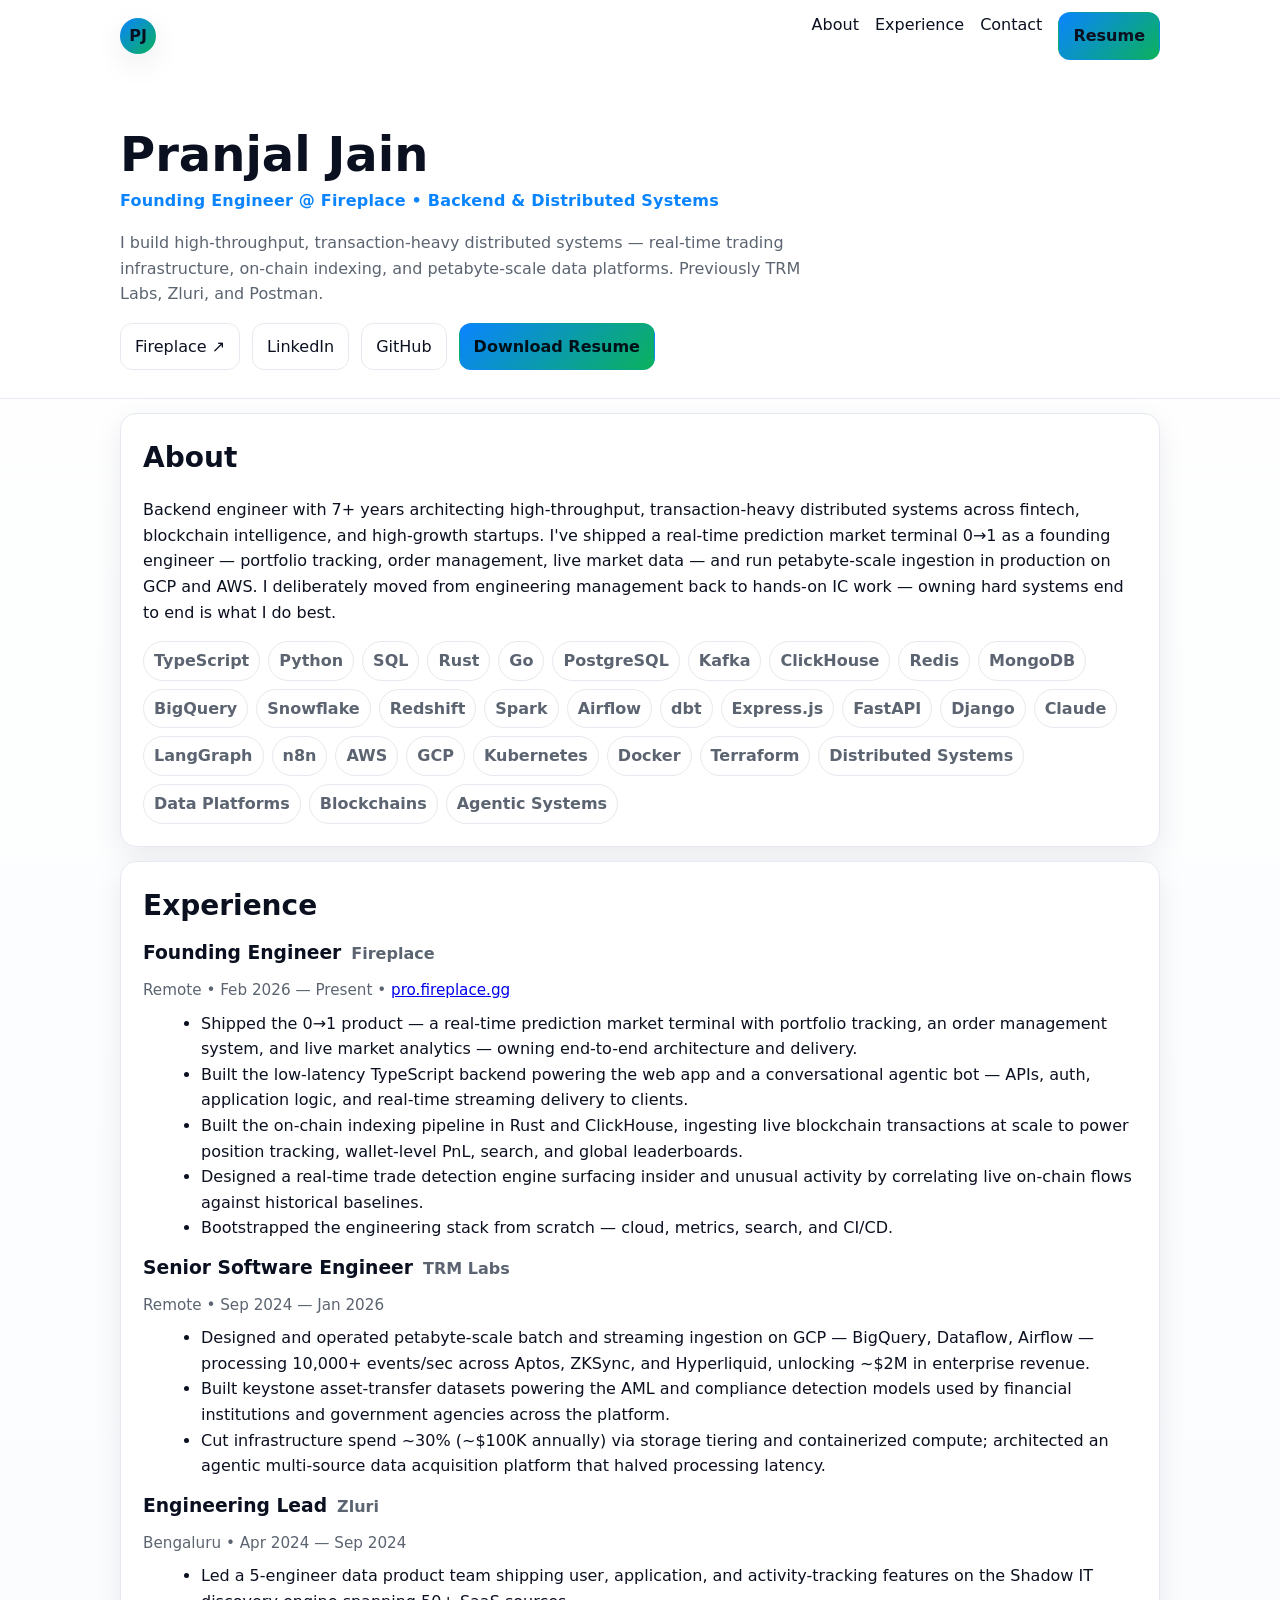
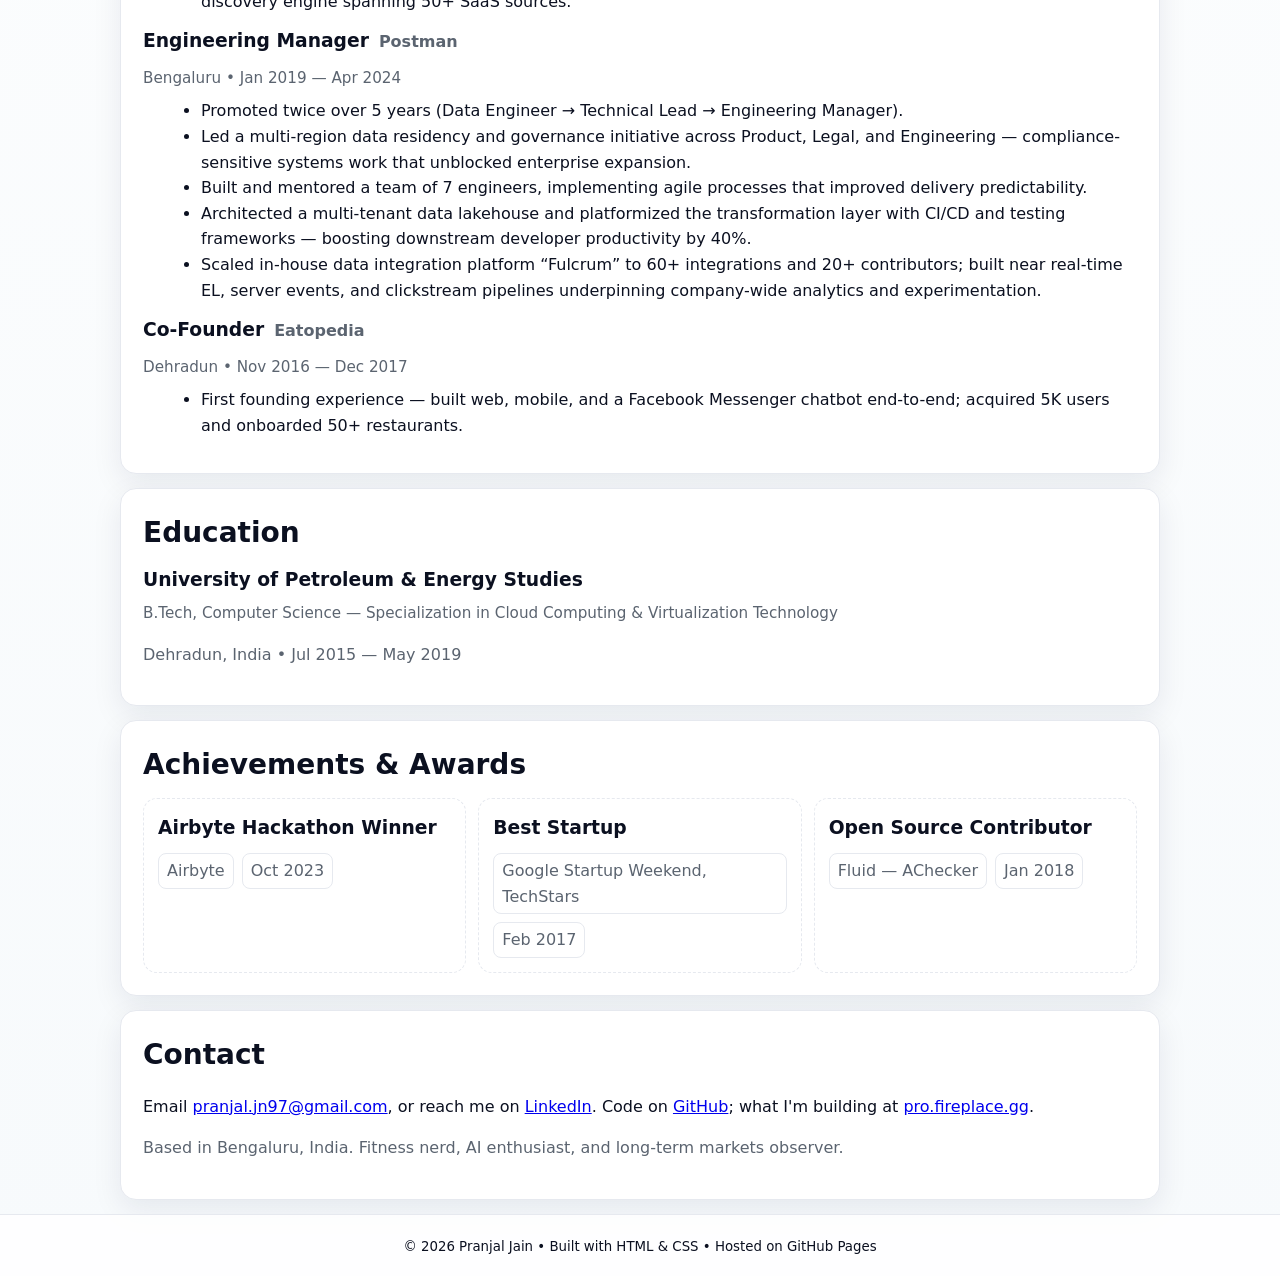
<file: index.html>
<!-- index.html -->
<!doctype html>
<html lang="en">
<head>
  <meta charset="utf-8" />
  <meta name="viewport" content="width=device-width,initial-scale=1" />
  <title>Pranjal Jain — Founding Engineer @ Fireplace</title>
  <meta name="description" content="Backend engineer with 7+ years architecting high-throughput, transaction-heavy distributed systems across fintech, blockchain intelligence, and high-growth startups." />
  <link rel="stylesheet" href="styles.css" />
  <link rel="icon" type="image/svg+xml" href="/favicon.svg" />
  <meta property="og:title" content="Pranjal Jain — Founding Engineer @ Fireplace" />
  <meta property="og:description" content="Founding Engineer at Fireplace. Backend &amp; distributed systems. Ex-TRM Labs, Zluri, Postman." />
  <meta property="og:type" content="website" />
  <meta property="og:url" content="https://pranjaljain.work" />
  <meta name="twitter:card" content="summary" />
  <script type="application/ld+json">
  {
    "@context":"https://schema.org",
    "@type":"Person",
    "name":"Pranjal Jain",
    "jobTitle":"Founding Engineer",
    "worksFor":{"@type":"Organization","name":"Fireplace","url":"https://pro.fireplace.gg"},
    "alumniOf":{"@type":"CollegeOrUniversity","name":"University of Petroleum & Energy Studies"},
    "homeLocation":{"@type":"Place","name":"Bengaluru, India"},
    "knowsAbout":["Distributed Systems","Data Platforms","Blockchains","Agentic Systems"],
    "url":"https://pranjaljain.work/",
    "sameAs":[
      "https://www.linkedin.com/in/pranjaljn97/",
      "https://github.com/pranjaljn97"
    ]
  }
  </script>
</head>
<body>
  <a class="skip" href="#content">Skip to content</a>

  <header class="site-header">
    <div class="container">
      <nav class="nav">
        <a class="brand" href="/">PJ</a>
        <ul class="nav-links">
          <!-- Kept to 3 anchors. .nav-links is a no-wrap flex row with no mobile
               collapse, so each extra label costs horizontal room: measured at a
               320px viewport a 4th link overflows the page by 22px (the previous
               4-link nav overflowed by 9px). 3 links fit at every width tested
               (320/360/375/414/768). #education and #achievements are still
               reachable by scrolling. -->
          <li><a href="#about">About</a></li>
          <li><a href="#experience">Experience</a></li>
          <li><a href="#contact">Contact</a></li>
          <li><a class="btn btn--primary" href="/Pranjal_Jain_Resume.pdf" target="_blank" rel="noopener">Resume</a></li>
        </ul>
      </nav>

      <section class="hero" id="content" aria-label="Intro">
        <h1>Pranjal Jain</h1>
        <p class="tagline">Founding Engineer @ Fireplace • Backend &amp; Distributed Systems</p>
        <p class="sub">I build high-throughput, transaction-heavy distributed systems — real-time trading infrastructure, on-chain indexing, and petabyte-scale data platforms. Previously TRM Labs, Zluri, and Postman.</p>
        <div class="actions">
          <a class="btn" href="https://pro.fireplace.gg" target="_blank" rel="noopener">Fireplace ↗</a>
          <a class="btn" href="https://www.linkedin.com/in/pranjaljn97/" target="_blank" rel="noopener">LinkedIn</a>
          <a class="btn" href="https://github.com/pranjaljn97" target="_blank" rel="noopener">GitHub</a>
          <a class="btn btn--primary" href="/Pranjal_Jain_Resume.pdf" target="_blank" rel="noopener">Download Resume</a>
        </div>
      </section>
    </div>
  </header>

  <main class="container">
    <section id="about" class="card">
      <h2>About</h2>
      <p>
        Backend engineer with 7+ years architecting high-throughput, transaction-heavy distributed systems across
        fintech, blockchain intelligence, and high-growth startups. I've shipped a real-time prediction market
        terminal 0→1 as a founding engineer — portfolio tracking, order management, live market data — and run
        petabyte-scale ingestion in production on GCP and AWS. I deliberately moved from engineering management
        back to hands-on IC work — owning hard systems end to end is what I do best.
      </p>
      <ul class="chips" aria-label="Technical skills">
        <li>TypeScript</li><li>Python</li><li>SQL</li><li>Rust</li><li>Go</li>
        <li>PostgreSQL</li><li>Kafka</li><li>ClickHouse</li><li>Redis</li><li>MongoDB</li><li>BigQuery</li>
        <li>Snowflake</li><li>Redshift</li><li>Spark</li><li>Airflow</li><li>dbt</li>
        <li>Express.js</li><li>FastAPI</li><li>Django</li><li>Claude</li><li>LangGraph</li><li>n8n</li>
        <li>AWS</li><li>GCP</li><li>Kubernetes</li><li>Docker</li><li>Terraform</li>
        <li>Distributed Systems</li><li>Data Platforms</li><li>Blockchains</li><li>Agentic Systems</li>
      </ul>
    </section>

    <section id="experience" class="card">
      <h2>Experience</h2>

      <article class="xp">
        <div class="xp-head">
          <h3>Founding Engineer</h3>
          <span class="org">Fireplace</span>
        </div>
        <div class="meta">Remote • Feb 2026 — Present • <a href="https://pro.fireplace.gg" target="_blank" rel="noopener">pro.fireplace.gg</a></div>
        <ul>
          <li>Shipped the 0→1 product — a real-time prediction market terminal with portfolio tracking, an order management system, and live market analytics — owning end-to-end architecture and delivery.</li>
          <li>Built the low-latency TypeScript backend powering the web app and a conversational agentic bot — APIs, auth, application logic, and real-time streaming delivery to clients.</li>
          <li>Built the on-chain indexing pipeline in Rust and ClickHouse, ingesting live blockchain transactions at scale to power position tracking, wallet-level PnL, search, and global leaderboards.</li>
          <li>Designed a real-time trade detection engine surfacing insider and unusual activity by correlating live on-chain flows against historical baselines.</li>
          <li>Bootstrapped the engineering stack from scratch — cloud, metrics, search, and CI/CD.</li>
        </ul>
      </article>

      <article class="xp">
        <div class="xp-head">
          <h3>Senior Software Engineer</h3>
          <span class="org">TRM Labs</span>
        </div>
        <div class="meta">Remote • Sep 2024 — Jan 2026</div>
        <ul>
          <li>Designed and operated petabyte-scale batch and streaming ingestion on GCP — BigQuery, Dataflow, Airflow — processing 10,000+ events/sec across Aptos, ZKSync, and Hyperliquid, unlocking ~$2M in enterprise revenue.</li>
          <li>Built keystone asset-transfer datasets powering the AML and compliance detection models used by financial institutions and government agencies across the platform.</li>
          <li>Cut infrastructure spend ~30% (~$100K annually) via storage tiering and containerized compute; architected an agentic multi-source data acquisition platform that halved processing latency.</li>
        </ul>
      </article>

      <article class="xp">
        <div class="xp-head">
          <h3>Engineering Lead</h3>
          <span class="org">Zluri</span>
        </div>
        <div class="meta">Bengaluru • Apr 2024 — Sep 2024</div>
        <ul>
          <li>Led a 5-engineer data product team shipping user, application, and activity-tracking features on the Shadow IT discovery engine spanning 50+ SaaS sources.</li>
        </ul>
      </article>

      <article class="xp">
        <div class="xp-head">
          <h3>Engineering Manager</h3>
          <span class="org">Postman</span>
        </div>
        <div class="meta">Bengaluru • Jan 2019 — Apr 2024</div>
        <ul>
          <li>Promoted twice over 5 years (Data Engineer → Technical Lead → Engineering Manager).</li>
          <li>Led a multi-region data residency and governance initiative across Product, Legal, and Engineering — compliance-sensitive systems work that unblocked enterprise expansion.</li>
          <li>Built and mentored a team of 7 engineers, implementing agile processes that improved delivery predictability.</li>
          <li>Architected a multi-tenant data lakehouse and platformized the transformation layer with CI/CD and testing frameworks — boosting downstream developer productivity by 40%.</li>
          <li>Scaled in-house data integration platform “Fulcrum” to 60+ integrations and 20+ contributors; built near real-time EL, server events, and clickstream pipelines underpinning company-wide analytics and experimentation.</li>
        </ul>
      </article>

      <article class="xp">
        <div class="xp-head">
          <h3>Co-Founder</h3>
          <span class="org">Eatopedia</span>
        </div>
        <div class="meta">Dehradun • Nov 2016 — Dec 2017</div>
        <ul>
          <li>First founding experience — built web, mobile, and a Facebook Messenger chatbot end-to-end; acquired 5K users and onboarded 50+ restaurants.</li>
        </ul>
      </article>
    </section>

    <section id="education" class="card">
      <h2>Education</h2>
      <h3>University of Petroleum &amp; Energy Studies</h3>
      <div class="meta">B.Tech, Computer Science — Specialization in Cloud Computing &amp; Virtualization Technology</div>
      <p class="note">Dehradun, India • Jul 2015 — May 2019</p>
    </section>

    <section id="achievements" class="card">
      <h2>Achievements &amp; Awards</h2>
      <div class="grid">
        <article class="tile">
          <h3>Airbyte Hackathon Winner</h3>
          <ul class="mini">
            <li>Airbyte</li><li>Oct 2023</li>
          </ul>
        </article>
        <article class="tile">
          <h3>Best Startup</h3>
          <ul class="mini">
            <li>Google Startup Weekend, TechStars</li><li>Feb 2017</li>
          </ul>
        </article>
        <article class="tile">
          <h3>Open Source Contributor</h3>
          <ul class="mini">
            <li>Fluid — AChecker</li><li>Jan 2018</li>
          </ul>
        </article>
      </div>
    </section>

    <section id="contact" class="card">
      <h2>Contact</h2>
      <p>
        Email <a href="mailto:pranjal.jn97@gmail.com">pranjal.jn97@gmail.com</a>, or reach me on
        <a href="https://www.linkedin.com/in/pranjaljn97/" target="_blank" rel="noopener">LinkedIn</a>.
        Code on <a href="https://github.com/pranjaljn97" target="_blank" rel="noopener">GitHub</a>;
        what I'm building at <a href="https://pro.fireplace.gg" target="_blank" rel="noopener">pro.fireplace.gg</a>.
      </p>
      <p class="note">Based in Bengaluru, India. Fitness nerd, AI enthusiast, and long-term markets observer.</p>
    </section>
  </main>

  <footer class="site-footer">
    <div class="container">
      <small>© <span id="year">2026</span> Pranjal Jain • Built with HTML &amp; CSS • Hosted on GitHub Pages</small>
    </div>
  </footer>

  <script>
    // Keep the year current without frameworks
    (function(){ try { document.getElementById('year').textContent = new Date().getFullYear(); } catch(e){} })();
  </script>
</body>
</html>
</file>
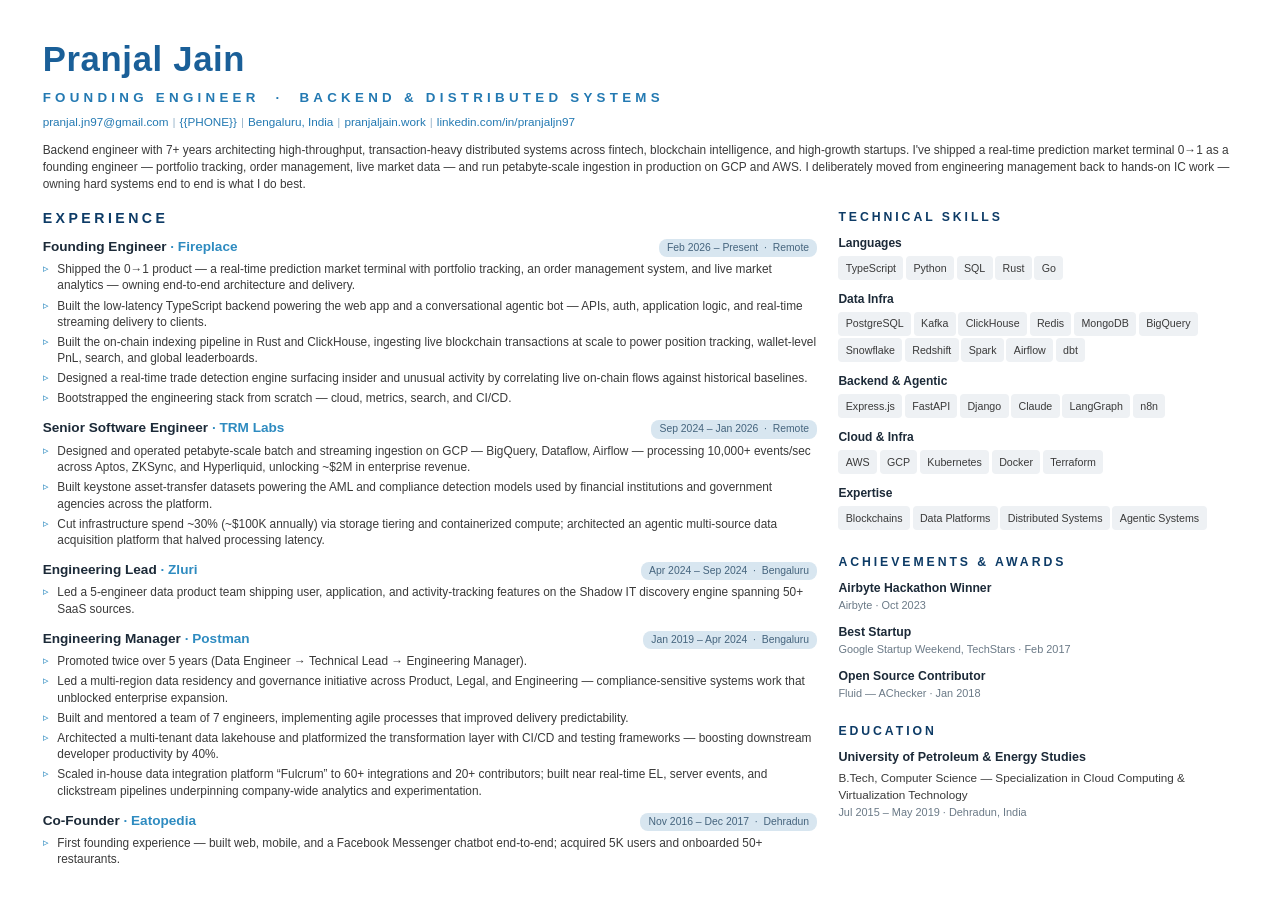
<file: resume/resume.html>
<!DOCTYPE html>
<html lang="en">
<head>
<meta charset="utf-8">
<meta name="viewport" content="width=device-width,initial-scale=1">
<meta name="robots" content="noindex">
<title>Pranjal Jain — Resume</title>
<!--
  SOURCE OF TRUTH for /Pranjal_Jain_Resume.pdf.

  This is a fixed A4 print layout, not a web page. To regenerate the PDF after
  editing, run ./render.sh from this directory:

    RESUME_PHONE='(+91) XXXXXXXXXX' ./render.sh

  The phone number is deliberately NOT stored here. This repo is public — both on
  GitHub and via Pages — so a literal number in this file would be plain, scrapable
  text in two places. It lives only in the generated PDF, substituted into the
  placeholder in the contact line at render time. Keep it that way.

  Do not remove the `@page { size: A4; margin: 0 }` rule below — Chrome defers to it,
  and without it you get 0.4in default margins and a 2-page render.
-->
<style>
  @page { size: A4; margin: 0; }
  * { margin: 0; padding: 0; box-sizing: border-box; }
  body {
    font-family: "Liberation Sans", Arial, sans-serif;
    color: #2b2b2b;
    font-size: 8.9pt;
    line-height: 1.38;
    -webkit-print-color-adjust: exact;
    print-color-adjust: exact;
  }
  /* Links inherit their surrounding colour so the PDF stays visually identical
     to the pre-link version — clickable, but not blue-and-underlined. */
  a { color: inherit; text-decoration: none; }
  .page { padding: 27pt 32pt 20pt 32pt; }

  /* ---------- Header ---------- */
  .name {
    font-size: 26pt; font-weight: bold; color: #1A5F98;
    letter-spacing: 0.5pt;
  }
  .subtitle {
    font-size: 10pt; font-weight: bold; color: #2379B2;
    letter-spacing: 3.2pt; margin-top: 4pt; text-transform: uppercase;
  }
  .contact {
    font-size: 8.8pt; color: #2379B2; margin-top: 5pt;
  }
  .contact .sep { color: #9bb7cc; padding: 0 3pt; }
  .summary {
    margin-top: 9pt; font-size: 8.9pt; color: #3a3a3a; line-height: 1.42;
  }

  /* ---------- Columns ---------- */
  .columns { display: flex; margin-top: 12pt; gap: 16pt; }
  .main { width: 66%; }
  .side { width: 34%; }

  /* ---------- Section headers ---------- */
  .sec {
    font-size: 10.6pt; font-weight: bold; color: #0D3B66;
    letter-spacing: 2.6pt; text-transform: uppercase;
    margin-bottom: 7pt;
  }
  .side .sec { font-size: 9.2pt; letter-spacing: 2.2pt; }

  /* ---------- Experience ---------- */
  .job { margin-bottom: 9.5pt; }
  .job-head {
    display: flex; justify-content: space-between; align-items: baseline;
    margin-bottom: 3pt;
  }
  .job-title { font-size: 10.2pt; font-weight: bold; color: #1c2a38; }
  .job-title .co { color: #2E8BC0; }
  .job-meta {
    font-size: 7.8pt; color: #45647d; background: #D8E6F0;
    padding: 1.5pt 6pt; border-radius: 6pt; white-space: nowrap;
  }
  ul.bullets { list-style: none; }
  ul.bullets li {
    padding-left: 11pt; position: relative; margin-bottom: 2.8pt;
    color: #3a3a3a;
  }
  ul.bullets li::before {
    content: "\25B9"; position: absolute; left: 0; top: 0;
    color: #2E8BC0; font-size: 8pt;
  }

  /* ---------- Sidebar ---------- */
  .side-block { margin-bottom: 16pt; }
  .skill-group { margin-bottom: 6.5pt; }
  .skill-label { font-weight: bold; font-size: 9pt; color: #1c2a38; margin-bottom: 3pt; }
  .chips { line-height: 1.9; }
  .chip {
    display: inline-block; background: #eef1f4; color: #3a3a3a;
    font-size: 8pt; padding: 1.4pt 5.5pt; border-radius: 3pt;
    margin: 0 2pt 2pt 0;
  }
  .award { margin-bottom: 8pt; }
  .award-name { font-weight: bold; font-size: 9.2pt; color: #1c2a38; }
  .award-meta { font-size: 8.2pt; color: #6b7a87; margin-top: 1pt; }
  .edu-school { font-weight: bold; font-size: 9.4pt; color: #1c2a38; }
  .edu-deg { font-size: 8.8pt; color: #3a3a3a; margin-top: 2pt; line-height: 1.45; }
  .edu-meta { font-size: 8.2pt; color: #6b7a87; margin-top: 2pt; }
</style>
</head>
<body>
<div class="page">

  <div class="name">Pranjal Jain</div>
  <div class="subtitle">Founding Engineer &nbsp;&middot;&nbsp; Backend &amp; Distributed Systems</div>
  <div class="contact">
    <a href="mailto:pranjal.jn97@gmail.com">pranjal.jn97@gmail.com</a><span class="sep">|</span>{{PHONE}}<span class="sep">|</span>Bengaluru, India<span class="sep">|</span><a href="https://pranjaljain.work">pranjaljain.work</a><span class="sep">|</span><a href="https://www.linkedin.com/in/pranjaljn97/">linkedin.com/in/pranjaljn97</a>
  </div>

  <div class="summary">
    Backend engineer with 7+ years architecting high-throughput, transaction-heavy distributed systems across fintech, blockchain intelligence, and high-growth startups. I've shipped a real-time prediction market terminal 0&rarr;1 as a founding engineer &mdash; portfolio tracking, order management, live market data &mdash; and run petabyte-scale ingestion in production on GCP and AWS. I deliberately moved from engineering management back to hands-on IC work &mdash; owning hard systems end to end is what I do best.
  </div>

  <div class="columns">
    <div class="main">
      <div class="sec">Experience</div>

      <div class="job">
        <div class="job-head">
          <div class="job-title">Founding Engineer <span class="co">&middot; <a href="https://pro.fireplace.gg">Fireplace</a></span></div>
          <div class="job-meta">Feb 2026 &ndash; Present &nbsp;&middot;&nbsp; Remote</div>
        </div>
        <ul class="bullets">
          <li>Shipped the 0&rarr;1 product &mdash; a real-time prediction market terminal with portfolio tracking, an order management system, and live market analytics &mdash; owning end-to-end architecture and delivery.</li>
          <li>Built the low-latency TypeScript backend powering the web app and a conversational agentic bot &mdash; APIs, auth, application logic, and real-time streaming delivery to clients.</li>
          <li>Built the on-chain indexing pipeline in Rust and ClickHouse, ingesting live blockchain transactions at scale to power position tracking, wallet-level PnL, search, and global leaderboards.</li>
          <li>Designed a real-time trade detection engine surfacing insider and unusual activity by correlating live on-chain flows against historical baselines.</li>
          <li>Bootstrapped the engineering stack from scratch &mdash; cloud, metrics, search, and CI/CD.</li>
        </ul>
      </div>

      <div class="job">
        <div class="job-head">
          <div class="job-title">Senior Software Engineer <span class="co">&middot; TRM Labs</span></div>
          <div class="job-meta">Sep 2024 &ndash; Jan 2026 &nbsp;&middot;&nbsp; Remote</div>
        </div>
        <ul class="bullets">
          <li>Designed and operated petabyte-scale batch and streaming ingestion on GCP &mdash; BigQuery, Dataflow, Airflow &mdash; processing 10,000+ events/sec across Aptos, ZKSync, and Hyperliquid, unlocking ~$2M in enterprise revenue.</li>
          <li>Built keystone asset-transfer datasets powering the AML and compliance detection models used by financial institutions and government agencies across the platform.</li>
          <li>Cut infrastructure spend ~30% (~$100K annually) via storage tiering and containerized compute; architected an agentic multi-source data acquisition platform that halved processing latency.</li>
        </ul>
      </div>

      <div class="job">
        <div class="job-head">
          <div class="job-title">Engineering Lead <span class="co">&middot; Zluri</span></div>
          <div class="job-meta">Apr 2024 &ndash; Sep 2024 &nbsp;&middot;&nbsp; Bengaluru</div>
        </div>
        <ul class="bullets">
          <li>Led a 5-engineer data product team shipping user, application, and activity-tracking features on the Shadow IT discovery engine spanning 50+ SaaS sources.</li>
        </ul>
      </div>

      <div class="job">
        <div class="job-head">
          <div class="job-title">Engineering Manager <span class="co">&middot; Postman</span></div>
          <div class="job-meta">Jan 2019 &ndash; Apr 2024 &nbsp;&middot;&nbsp; Bengaluru</div>
        </div>
        <ul class="bullets">
          <li>Promoted twice over 5 years (Data Engineer &rarr; Technical Lead &rarr; Engineering Manager).</li>
          <li>Led a multi-region data residency and governance initiative across Product, Legal, and Engineering &mdash; compliance-sensitive systems work that unblocked enterprise expansion.</li>
          <li>Built and mentored a team of 7 engineers, implementing agile processes that improved delivery predictability.</li>
          <li>Architected a multi-tenant data lakehouse and platformized the transformation layer with CI/CD and testing frameworks &mdash; boosting downstream developer productivity by 40%.</li>
          <li>Scaled in-house data integration platform &ldquo;Fulcrum&rdquo; to 60+ integrations and 20+ contributors; built near real-time EL, server events, and clickstream pipelines underpinning company-wide analytics and experimentation.</li>
        </ul>
      </div>

      <div class="job">
        <div class="job-head">
          <div class="job-title">Co-Founder <span class="co">&middot; Eatopedia</span></div>
          <div class="job-meta">Nov 2016 &ndash; Dec 2017 &nbsp;&middot;&nbsp; Dehradun</div>
        </div>
        <ul class="bullets">
          <li>First founding experience &mdash; built web, mobile, and a Facebook Messenger chatbot end-to-end; acquired 5K users and onboarded 50+ restaurants.</li>
        </ul>
      </div>
    </div>

    <div class="side">
      <div class="side-block">
        <div class="sec">Technical Skills</div>

        <div class="skill-group">
          <div class="skill-label">Languages</div>
          <div class="chips"><span class="chip">TypeScript</span><span class="chip">Python</span><span class="chip">SQL</span><span class="chip">Rust</span><span class="chip">Go</span></div>
        </div>

        <div class="skill-group">
          <div class="skill-label">Data Infra</div>
          <div class="chips"><span class="chip">PostgreSQL</span><span class="chip">Kafka</span><span class="chip">ClickHouse</span><span class="chip">Redis</span><span class="chip">MongoDB</span><span class="chip">BigQuery</span><span class="chip">Snowflake</span><span class="chip">Redshift</span><span class="chip">Spark</span><span class="chip">Airflow</span><span class="chip">dbt</span></div>
        </div>

        <div class="skill-group">
          <div class="skill-label">Backend &amp; Agentic</div>
          <div class="chips"><span class="chip">Express.js</span><span class="chip">FastAPI</span><span class="chip">Django</span><span class="chip">Claude</span><span class="chip">LangGraph</span><span class="chip">n8n</span></div>
        </div>

        <div class="skill-group">
          <div class="skill-label">Cloud &amp; Infra</div>
          <div class="chips"><span class="chip">AWS</span><span class="chip">GCP</span><span class="chip">Kubernetes</span><span class="chip">Docker</span><span class="chip">Terraform</span></div>
        </div>

        <div class="skill-group">
          <div class="skill-label">Expertise</div>
          <div class="chips"><span class="chip">Blockchains</span><span class="chip">Data Platforms</span><span class="chip">Distributed Systems</span><span class="chip">Agentic Systems</span></div>
        </div>
      </div>

      <div class="side-block">
        <div class="sec">Achievements &amp; Awards</div>
        <div class="award">
          <div class="award-name">Airbyte Hackathon Winner</div>
          <div class="award-meta">Airbyte &middot; Oct 2023</div>
        </div>
        <div class="award">
          <div class="award-name">Best Startup</div>
          <div class="award-meta">Google Startup Weekend, TechStars &middot; Feb 2017</div>
        </div>
        <div class="award">
          <div class="award-name">Open Source Contributor</div>
          <div class="award-meta">Fluid &mdash; AChecker &middot; Jan 2018</div>
        </div>
      </div>

      <div class="side-block">
        <div class="sec">Education</div>
        <div class="edu-school">University of Petroleum &amp; Energy Studies</div>
        <div class="edu-deg">B.Tech, Computer Science &mdash; Specialization in Cloud Computing &amp; Virtualization Technology</div>
        <div class="edu-meta">Jul 2015 &ndash; May 2019 &middot; Dehradun, India</div>
      </div>
    </div>
  </div>

</div>
</body>
</html>
</file>
<file: styles.css>
/* styles.css */
:root{
  --bg: #0b0d10;
  --bg-elev: #101319;
  --text: #e7edf3;
  --muted: #a7b1bb;
  --brand: #7cd2ff;
  --accent: #9aff6b;
  --card: #121620;
  --border: #1d2330;
  --shadow: 0 10px 30px rgba(0,0,0,.35);
  --radius: 16px;
  --w: 1080px;
  color-scheme: dark light;
}

@media (prefers-color-scheme: light){
  :root{
    --bg:#f7fafc; --bg-elev:#fff; --text:#0b1020; --muted:#5b6470;
    --card:#ffffff; --border:#e6e9ef; --shadow:0 10px 30px rgba(10,30,60,.08);
    --brand:#0a84ff; --accent:#0bb15c;
  }
}

*{box-sizing:border-box}
html,body{margin:0;padding:0}
body{
  font: 16px/1.6 system-ui, -apple-system, Segoe UI, Roboto, Ubuntu, Cantarell, Noto Sans, Helvetica, Arial, "Apple Color Emoji","Segoe UI Emoji";
  background: linear-gradient(180deg, var(--bg-elev), var(--bg));
  color: var(--text);
}

.container{
  max-width: var(--w);
  margin: 0 auto;
  padding: 0 20px;
}

.skip{
  position:absolute;left:-9999px;top:auto;width:1px;height:1px;overflow:hidden;
}
.skip:focus{position:static;width:auto;height:auto;padding:8px;background:var(--brand);color:#fff}

.site-header{
  position: sticky; top:0; z-index: 10;
  backdrop-filter: saturate(120%) blur(8px);
  background: color-mix(in oklab, var(--bg-elev) 80%, transparent);
  border-bottom: 1px solid var(--border);
}

.nav{
  display:flex; align-items:center; justify-content:space-between;
  padding: 12px 0;
}
.brand{
  display:inline-flex; align-items:center; justify-content:center;
  width:36px;height:36px;border-radius:50%;
  background: linear-gradient(135deg, var(--brand), var(--accent));
  color:#001018; font-weight:800; text-decoration:none;
  box-shadow: var(--shadow);
}
.nav-links{display:flex; gap:16px; list-style:none; margin:0; padding:0}
.nav a{color:var(--text); text-decoration:none}
.nav a:hover{color:var(--brand)}
.btn{
  display:inline-block; padding:10px 14px; border-radius:12px; border:1px solid var(--border);
  text-decoration:none; color:var(--text); transition: transform .06s ease, background .2s ease, border-color .2s ease;
  background: linear-gradient(180deg, color-mix(in oklab, var(--card) 90%, transparent), color-mix(in oklab, var(--bg-elev) 80%, transparent));
}
.btn:hover{transform: translateY(-1px); border-color: color-mix(in oklab, var(--brand) 50%, var(--border))}
.btn--primary{
  background: linear-gradient(135deg, var(--brand), var(--accent));
  color:#001018; border-color: transparent; font-weight:700;
}

.hero{
  padding: 48px 0 28px;
  text-align:left;
}
.hero h1{font-size: clamp(28px, 4vw, 48px); line-height:1.1; margin: 8px 0}
.tagline{color:var(--brand); font-weight:700; letter-spacing:.2px; margin:6px 0}
.sub{color:var(--muted); max-width: 70ch}
.actions{display:flex; gap:12px; flex-wrap: wrap; margin-top:16px}

main{padding: 28px 0 60px}

.card{
  background: var(--card);
  border: 1px solid var(--border);
  border-radius: var(--radius);
  padding: 22px;
  margin: 14px 0;
  box-shadow: var(--shadow);
}

h2{font-size: clamp(20px, 2.4vw, 28px); margin: 0 0 10px}
h3{margin: 0 0 6px}

.chips{list-style:none;display:flex;flex-wrap:wrap;gap:8px;padding:0;margin:10px 0 0}
.chips li{
  padding:6px 10px;border:1px solid var(--border);border-radius:999px;background: color-mix(in oklab, var(--card) 92%, transparent); color:var(--muted); font-weight:600
}

.xp{margin: 10px 0 12px}
.xp-head{display:flex; align-items:baseline; gap:10px; flex-wrap:wrap}
.org{color:var(--muted); font-weight:700}
.meta{color:var(--muted); font-size:.95rem; margin: 4px 0 8px}
.xp ul{margin:6px 0 0 18px}

.grid{
  display:grid; gap:12px;
  grid-template-columns: repeat(auto-fit, minmax(260px,1fr));
}
.tile{
  border:1px dashed var(--border); border-radius:14px; padding:14px;
  background: color-mix(in oklab, var(--card) 96%, transparent);
}
.tile h3{margin-bottom:6px}
.mini{display:flex;gap:8px;list-style:none;padding:0;margin:10px 0 0;color:var(--muted);flex-wrap:wrap}
.mini li{border:1px solid var(--border); padding:4px 8px; border-radius:8px}

.note{color:var(--muted)}

.site-footer{
  border-top:1px solid var(--border);
  background: color-mix(in oklab, var(--bg-elev) 85%, transparent);
  padding: 18px 0;
  text-align:center;
}

/* Responsive tightness */
@media (max-width: 720px){
  .nav-links li:nth-last-child(1){display:none} /* hide resume button on tiny screens; still in hero */
}

/* Print-friendly resume button hidden in print */
@media print{
  .site-header, .site-footer, .actions a[href$=".pdf"]{ display:none !important; }
}
</file>
